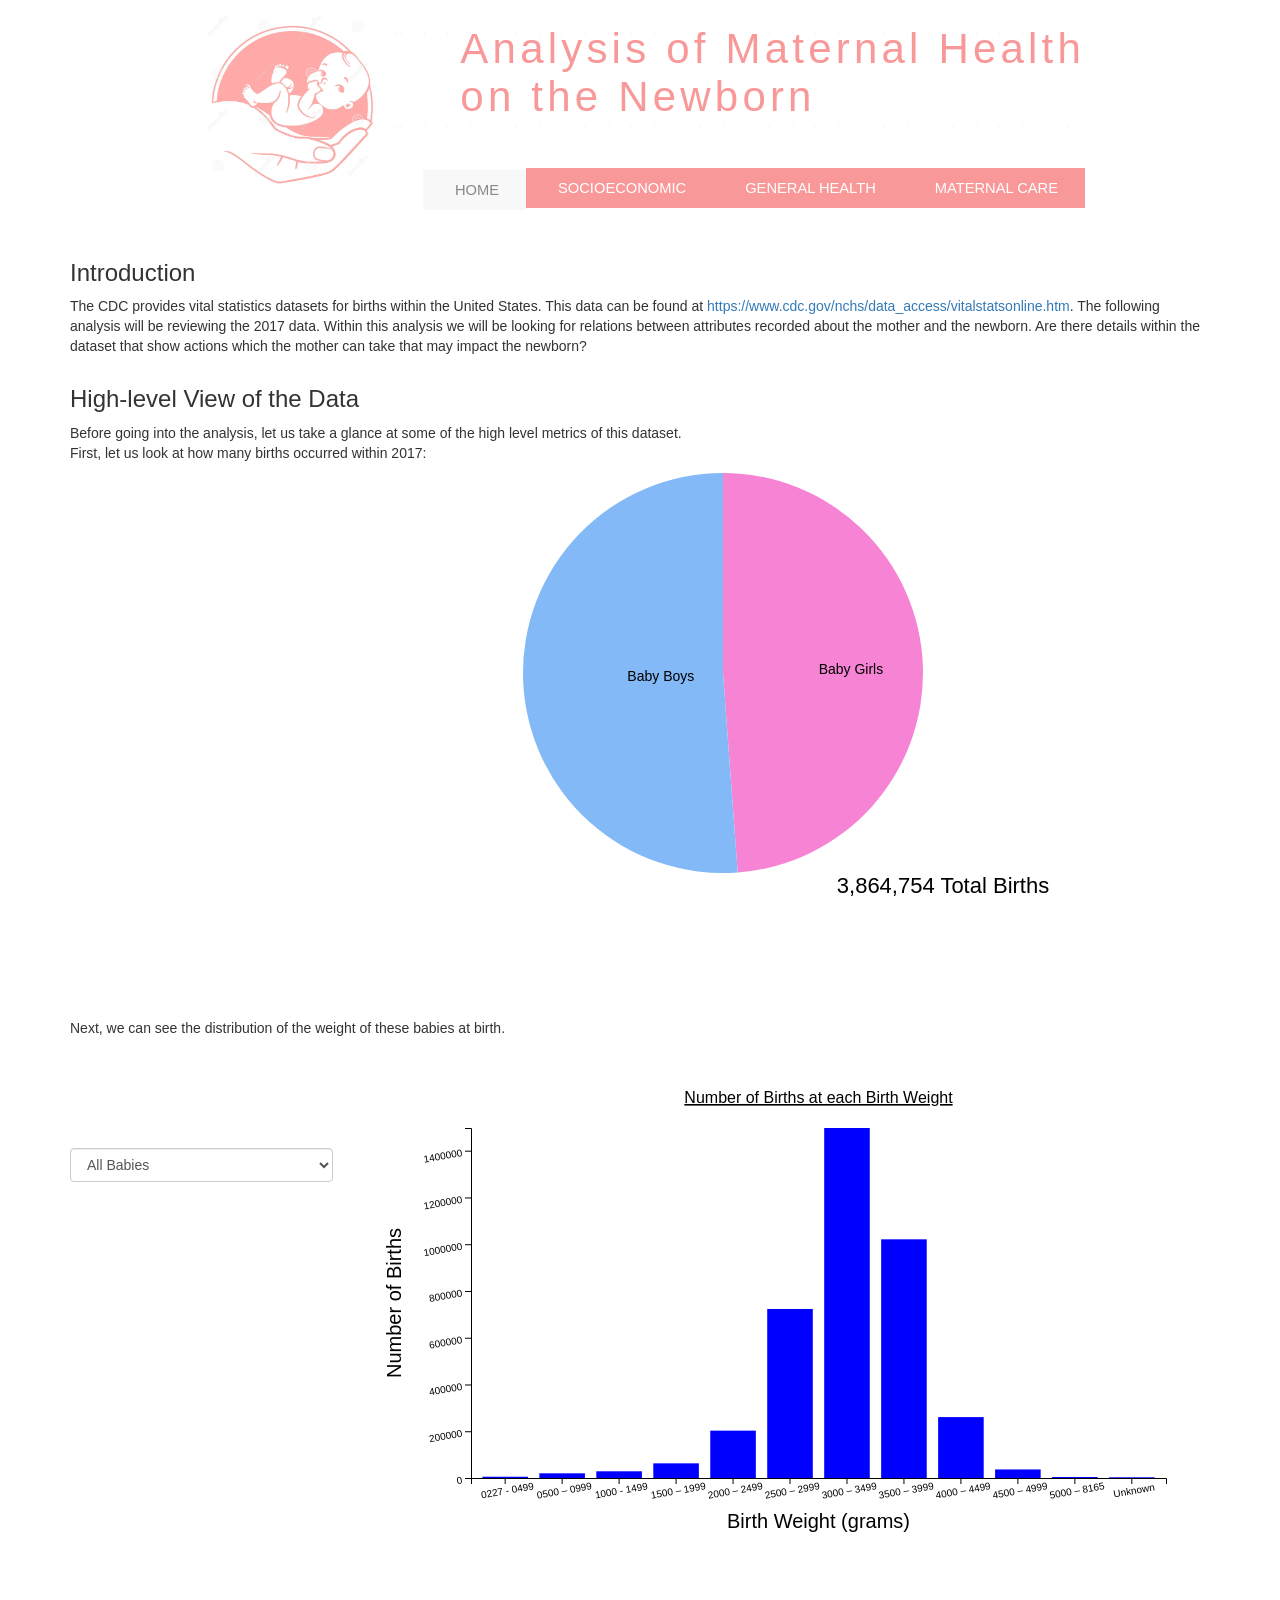
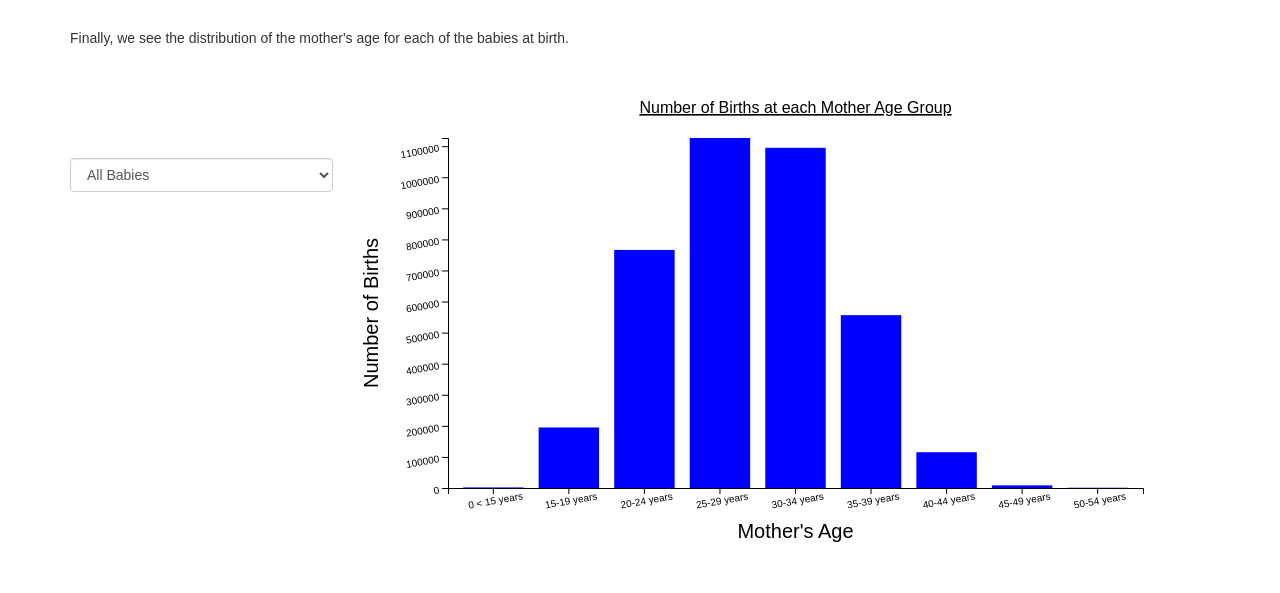
<file: docs/index.html>
<!doctype html>
<html>
<head>
    <meta charset="utf-8">
    <meta name="description" content="">
    <title>Prenatal Analysis</title>

    <!-- Bootstrap -->
    <link rel="stylesheet" href="css/bootstrap.min.css">

    <!-- D3 tip CSS -->
    <link rel="stylesheet" href="css/d3-tip.css">

    <!-- Custom styling -->
    <link rel="stylesheet" href="css/style.css">
    <link rel="stylesheet" href="css/maternal.css">
</head>

<body>
      <div id="header">
         <div id="logo">
            <div id="logo_text">
            <h1>Analysis of Maternal Health</br> on the Newborn</h1>
            </div> <!-- logo_text -->
         </div><!-- logo -->
         <div id="menubar">
            <ul id="menu">
               <li class="selected"><a href="index.html">Home</a></li>
               <li><a href="Socioeconomic.html">Socioeconomic</a></li>
               <li><a href="GeneralHealth.html">General Health</a></li>
               <li><a href="MaternalCare.html">Maternal Care</a></li>
            </ul><!-- menu -->
         </div><!-- menubar -->
      </div><!-- header -->

    </p>&nbsp;</p>

    <!-- Bootstrap grid setup -->
    <div class="container">
        <div class="row">
            <div class="col-md-12">
               <div id="content">
                  <h3>Introduction</h3>
                  The CDC provides vital statistics datasets for births within the United States.  This data can be found at <a href="https://www.cdc.gov/nchs/data_access/vitalstatsonline.htm">https://www.cdc.gov/nchs/data_access/vitalstatsonline.htm</a>.  The following analysis will be reviewing the 2017 data.  Within this analysis we will be looking for relations between attributes recorded about the mother and the newborn.  Are there details within the dataset that show actions which the mother can take that may impact the newborn?
               </div>
            </div>
        </div>
        </p>
        <div class="row">
            <div class="col-md-12">
               <div id="content">
                  <h3>High-level View of the Data</h3>
                  Before going into the analysis, let us take a glance at some of the high level metrics of this dataset.<br>
First, let us look at how many births occurred within 2017:


               </div>
            </div>
        </div>
        <div class="row">
            <div class="col-md-3"></div>
            <div class="col-md-9" id="pie-chart-area" class="center-block"></div>  
        </div>
        </p>
        <div class="row">
            <div class="col-md-12">
               <div id="content">

               </p>&nbsp;</p>
Next, we can see the distribution of the weight of these babies at birth.
               </p>&nbsp;</p>

               </div>
            </div>
        </div>
        <div class="row">
            <div class="col-md-3">
               </p>&nbsp;</p>
               </p>&nbsp;</p>
               <select class="form-control genderSelect" >
                  <option value="all" selected>All Babies</option>
                  <option value="boys">Baby Boys</option>
                  <option value="girls">Baby Girls</option>
               </select>
            </div>
            <div class="col-md-9" id="chart-area" class="center-block"></div>  
        </div>
        </p>
        <div class="row">
            <div class="col-md-12">
               <div id="content">

               </p>&nbsp;</p>
Finally, we see the distribution of the mother's age for each of the babies at birth.
               </p>&nbsp;</p>

               </div>
            </div>
        </div>
        <div class="row">
            <div class="col-md-3">
               </p>&nbsp;</p>
               </p>&nbsp;</p>
               <select class="form-control genderSelect-age" >
                  <option value="all" selected>All Babies</option>
                  <option value="boys">Baby Boys</option>
                  <option value="girls">Baby Girls</option>
               </select>
            </div>
            <div class="col-md-9" id="mothers-age-area" class="center-block"></div>  
        </div>
    </div> <!-- close of container -->

<!-- External JS libraries -->
<script src="js/jquery.min.js"></script>
<script src="js/bootstrap.min.js"></script>
<script src="js/d3.min.js"></script>
<script src="js/d3-tip.js"></script>
<!-- Custom JS -->
<script src="js/main.js"></script>

</body>
</html>
</file>
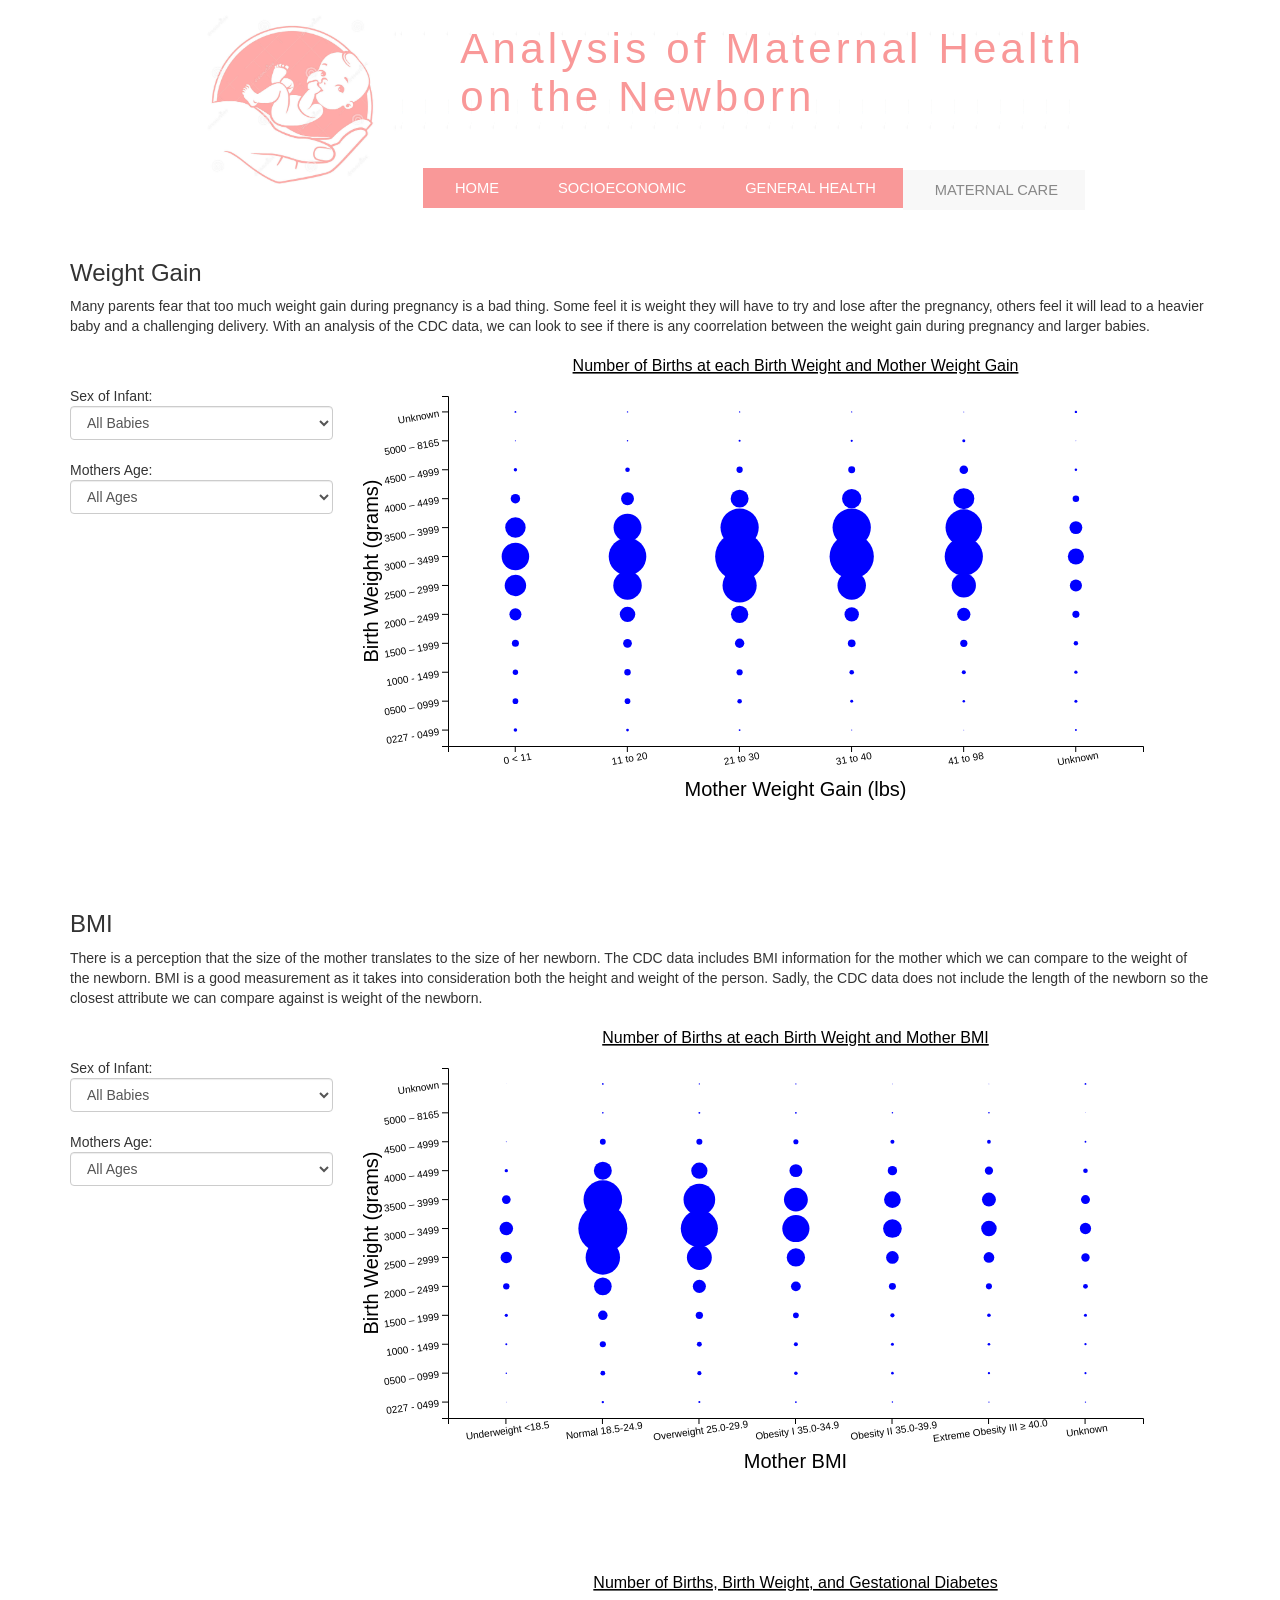
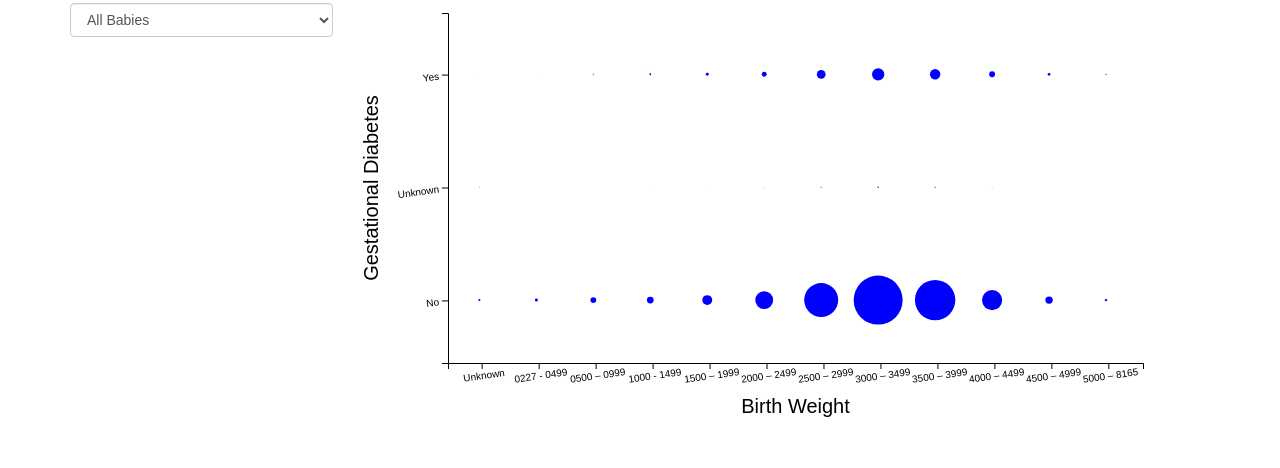
<file: docs/MaternalCare.html>
<!doctype html>
<html>
<head>
    <meta charset="utf-8">
    <meta name="description" content="">
    <title>Prenatal Analysis</title>

    <!-- Bootstrap -->
    <link rel="stylesheet" href="css/bootstrap.min.css">

    <!-- D3 tip CSS -->
    <link rel="stylesheet" href="css/d3-tip.css">

    <!-- Custom styling -->
    <link rel="stylesheet" href="css/style.css">
    <link rel="stylesheet" href="css/maternal.css">
</head>

<body>
      <div id="header">
         <div id="logo">
            <div id="logo_text">
            <h1>Analysis of Maternal Health</br> on the Newborn</h1>
            </div> <!-- logo_text -->
         </div><!-- logo -->
         <div id="menubar">
            <ul id="menu">
               <li><a href="index.html">Home</a></li>
               <li><a href="Socioeconomic.html">Socioeconomic</a></li>
               <li><a href="GeneralHealth.html">General Health</a></li>
               <li class="selected"><a href="MaternalCare.html">Maternal Care</a></li>
            </ul><!-- menu -->
         </div><!-- menubar -->
      </div><!-- header -->

    </p>&nbsp;</p>

    <!-- Bootstrap grid setup -->
    <div class="container">
        <div class="row">
            <div class="col-md-12">
               <div id="content">
                  <h3>Weight Gain</h3>
                  Many parents fear that too much weight gain during pregnancy is a bad thing.  Some feel it is weight they will have to try and lose after the pregnancy, others feel it will lead to a heavier baby and a challenging delivery.  With an analysis of the CDC data, we can look to see if there is any coorrelation between the weight gain during pregnancy and larger babies.
               </div>
            </div>
        </div>
        </p>
        <div class="row">
            <div class="col-md-3">
               </p>&nbsp;</p>
               Sex of Infant: <select class="form-control genderSelect-weight">
                  <option value="all" selected>All Babies</option>
                  <option value="boys">Baby Boys</option>
                  <option value="girls">Baby Girls</option>
               </select>
               </br>
               Mothers Age: <select class="form-control ageSelect-weight">
                  <option value="0" selected>All Ages</option>
                  <option value="1">< 15 years</option>
                  <option value="2">15-19 years</option>
                  <option value="3">20-24 years</option>
                  <option value="4">25-29 years</option>
                  <option value="5">30-34 years</option>
                  <option value="6">35-39 years</option>
                  <option value="7">40-44 years</option>
                  <option value="8">45-49 years</option>
                  <option value="9">50-54 years</option>
               </select>
            </div>
            <div class="col-md-9" id="weight-scatter-plot-area" class="center-block"></div>  
        </div>
        </p>&nbsp;</p>
        <div class="row">
            <div class="col-md-12">
               <div id="content">
                  <h3>BMI</h3>
                  There is a perception that the size of the mother translates to the size of her newborn.  The CDC data includes BMI information for the mother which we can compare to the weight of the newborn.  BMI is a good measurement as it takes into consideration both the height and weight of the person.  Sadly, the CDC data does not include the length of the newborn so the closest attribute we can compare against is weight of the newborn.
               </div>
            </div>
        </div>
        </p>
        <div class="row">
            <div class="col-md-3">
               </p>&nbsp;</p>
               Sex of Infant: <select class="form-control genderSelect-bmi">
                  <option value="all" selected>All Babies</option>
                  <option value="boys">Baby Boys</option>
                  <option value="girls">Baby Girls</option>
               </select>
               </br>
               Mothers Age: <select class="form-control ageSelect-bmi">
                  <option value="0" selected>All Ages</option>
                  <option value="1">< 15 years</option>
                  <option value="2">15-19 years</option>
                  <option value="3">20-24 years</option>
                  <option value="4">25-29 years</option>
                  <option value="5">30-34 years</option>
                  <option value="6">35-39 years</option>
                  <option value="7">40-44 years</option>
                  <option value="8">45-49 years</option>
                  <option value="9">50-54 years</option>
               </select>
            </div>
            <div class="col-md-9" id="bmi-scatter-plot-area" class="center-block"></div>
        </div>
        </p>&nbsp;</p>
        <div class="row" id="weight-gest-diab">
            <div class="col-md-3">
               </p>&nbsp;</p>
               <select class="form-control genderSelect-birthweight-gest-diab">
                  <option value="all" selected>All Babies</option>
                  <option value="boys">Baby Boys</option>
                  <option value="girls">Baby Girls</option>
               </select>
            </div>
            <div class="col-md-9" id="weight-gest-diab-area" class="center-block"></div> 
        </div>
    </div> <!-- close of container -->

<!-- External JS libraries -->
<script src="js/jquery.min.js"></script>
<script src="js/bootstrap.min.js"></script>
<script src="js/d3.min.js"></script>
<script src="js/d3-tip.js"></script>
<!-- Custom JS -->
<script src="js/main.js"></script>

</body>
</html>
</file>
<file: docs/css/d3-tip.css>
.d3-tip {
  line-height: 1;
  font-weight: bold;
  padding: 12px;
  background: rgba(0, 0, 0, 0.8);
  color: #fff;
  border-radius: 2px;
  pointer-events: none;
}

/* Creates a small triangle extender for the tooltip */
.d3-tip:after {
  box-sizing: border-box;
  display: inline;
  font-size: 10px;
  width: 100%;
  line-height: 1;
  color: rgba(0, 0, 0, 0.8);
  position: absolute;
  pointer-events: none;
}

/* Northward tooltips */
.d3-tip.n:after {
  content: "\25BC";
  margin: -1px 0 0 0;
  top: 100%;
  left: 0;
  text-align: center;
}

/* Eastward tooltips */
.d3-tip.e:after {
  content: "\25C0";
  margin: -4px 0 0 0;
  top: 50%;
  left: -8px;
}

/* Southward tooltips */
.d3-tip.s:after {
  content: "\25B2";
  margin: 0 0 1px 0;
  top: -8px;
  left: 0;
  text-align: center;
}

/* Westward tooltips */
.d3-tip.w:after {
  content: "\25B6";
  margin: -4px 0 0 -1px;
  top: 50%;
  left: 100%;
}
</file>
<file: docs/css/style.css>
#chart-area svg {
	margin-left: auto;
    margin-right: auto;
    display: block;
}

#logo {
	height:50px;
}

.navbar-brand {
	height: 60px;
	padding: 5px 0px;
}

#reset-button, #play-button, #slider-div {
	float: left;
	margin-right:10px;
}

#slider-div {
	width:300px;
	margin-left:10px;
}

#reset-button, #play-button {
	margin-top: 5px;
	margin-bottom:10px;
}

#continent-select {
	width: 150px;
	float:right;
	margin-top:5px;
}
</file>
<file: docs/css/maternal.css>
#main, #header, #logo, #menubar, #site_content, #footer {
   margin-left: auto;
   margin-right: auto;
}

#main {
   width: 910px;
}

#header {
   width: 890px;
}

#logo {
   width: 890px;
   position: relative;
   height: 200px;
   background: url(images/maternal_love.png),url(images/logo_bits.png);
   background-repeat: no-repeat, repeat;
   background-size: contain;
}

#logo #logo_text {
   position: absolute;
   top: 50;
   right: 0;
}

#logo h1, #logo h2 {
   font: normal 300% 'century gothic', arial, sans-serif;
   border-bottom: 0;
   text-transform: none;
   margin: 0;
}

#logo_text h1, #logo_text h1 a, #logo_text h1 a:hover {
   padding: 25px 0 0 0;
   color: #F99898;
   letter-spacing: 0.1em;
   text-decoration: none;
}

#logo_text h1 a .logo_color {
   color: #555;
}

#logo_text h2 {
   font-size: 170%;
   padding-left: 15px;
   padding-right: 15px;
   padding-top: 5px;
   color: #444;
   font-weight: bolder;
   background: #f8f8f8;
   text-align: left;
}

#logo_text {
   display: block;
   float: right;
}

#menubar {
   width: 890px;
   height: 35px;
   padding: 8px 0 0 0;
   margin: -45px 0 0 0;
   position: relative;
   z-index: 1;
   float: right;
}

ul#menu {
   float: right;
   margin: 0;
}

ul#menu li {
   float: left;
   margin: 5px 0 0 0;
   padding: 10px 5px 10px 16px;
   list-style-type: none;
   background: #F99898;
}

ul#menu li a {
   letter-spacing: 0em;
   font: normal 105% arial, sans-serif;
   text-transform: uppercase;
   disiplay: block;
   height: 20px;
   text-decoration: none;
   padding: 9px 22px 5px 16px;
   text-align: center;
   color: #fff;
   border: 0;
}

ul#menu li.selected {
   margin: 7px 0 0 0;
   background: #f8f8f8;
   color: #fff;
}

ul#menu li.selected a {
   color: #888;
}

ul#menu li a:hover {
   color: #888;
}
</file>
